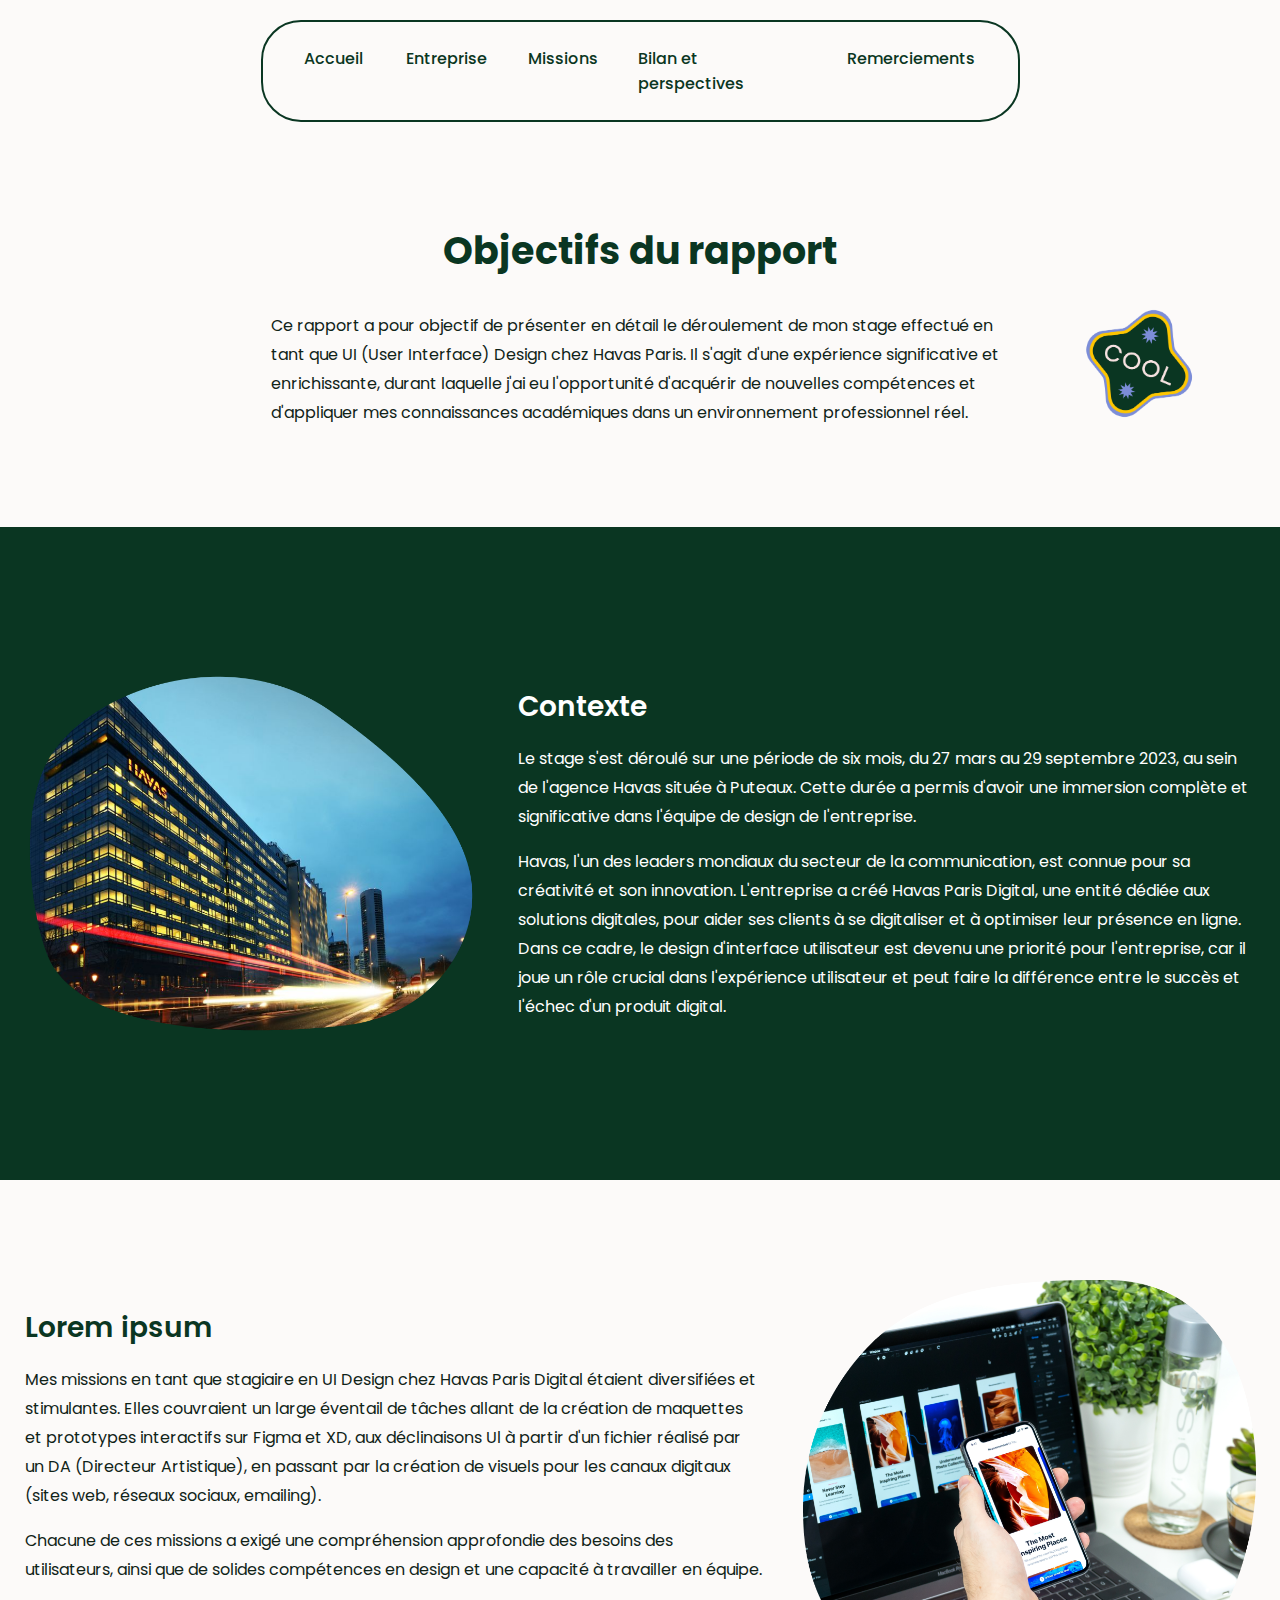
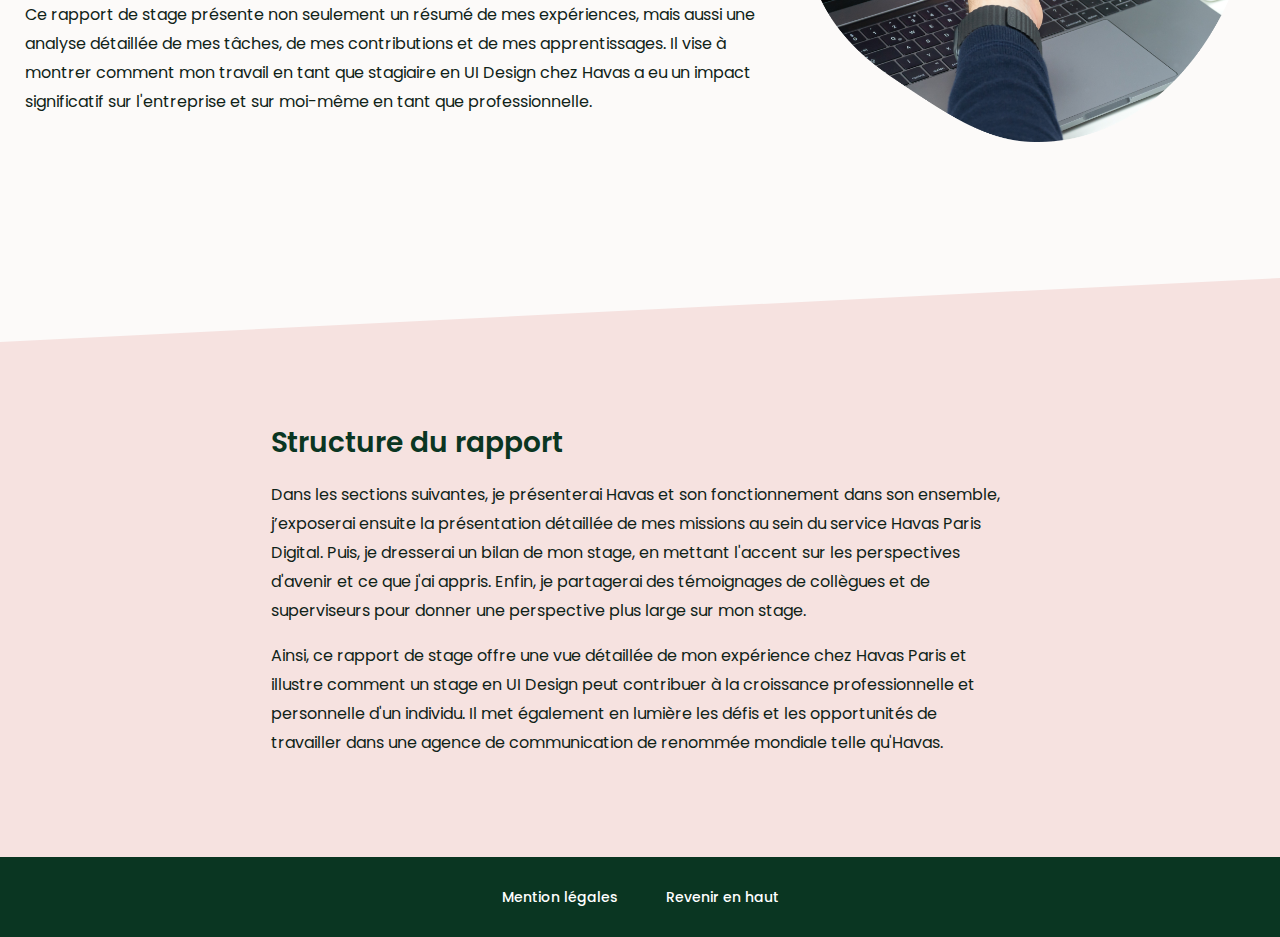
<file: index.html>
<!DOCTYPE html>
<html>

    <head>
        <meta charset="utf-8">
        <meta name="viewport" content="width=device-width, initial-scale=1">
        <title>Rapport de stage Eugénie Monier</title>
        <link rel="stylesheet" href="style.css">
      
        <!-- Google fonts -->
        <link rel="preconnect" href="https://fonts.googleapis.com">
        <link rel="preconnect" href="https://fonts.gstatic.com" crossorigin>
        <link href="https://fonts.googleapis.com/css2?family=Poppins:ital,wght@0,100;0,200;0,300;0,400;0,500;0,600;0,700;0,800;0,900;1,100;1,200;1,300;1,400;1,500;1,600;1,700;1,900&display=swap" rel="stylesheet">
    
        <!-- Includes -->
        <script src="https://code.jquery.com/jquery-1.11.3.min.js"></script>
        <script>
            $(function() {
                $("#myHeader").load("header.html");
            });
        </script>
    </head>

    <body>

        <!-- Header -->
        <div id="myHeader"></div>

        <!-- <header id="top">

            <img class="imgStickerHeader" src="img/Sticker_flower.png" alt="Sticker flower">

            <nav>
                <ul>
                <li class="headerText1"><a href="index.html">Accueil</a></li>
                <li class="headerText2"><a href="page2.html">Entreprise</a></li>
                <li class="headerText3"><a href="page3.html">Missions</a></li>
                <li class="headerText4"><a href="page4.html">Bilan et perspectives</a></li>
                <li class="headerText5"><a href="page5.html">Remerciements</a></li>
                </ul>
            </nav>

            <img class="imgStickerHeader" src="img/Sticker_flower.png" alt="Sticker flower">

        </header> -->

        <section id="sectionGlobale">

            <!-- Section N°1 -->
            <section id="sectionTexte">
                <h2>Objectifs du rapport</h2>
                <p>Ce rapport a pour objectif de présenter en détail le déroulement de mon stage effectué en tant que UI (User Interface) Design chez Havas Paris. Il s'agit d'une expérience significative et enrichissante, durant laquelle j'ai eu l'opportunité d'acquérir de nouvelles compétences et d'appliquer mes connaissances académiques dans un environnement professionnel réel.</p>
        
            </section>

            <!-- Section N°2 -->
            <section id="sectionImgTexte">
                <div class="imgStickerWrapper">
                    <img class="imgSticker" src="img/sticker_cool.png" alt="Sticker cool">
                </div>

                <img class="imgBlocTexte" src="img/tour_mask.png" alt="Bâtiment de l'agence Havas Paris">
                
                <div class="blocTexte">
                    <h3 class="h3blanc">Contexte</h3>
                    <p class="pBlanc">Le stage s'est déroulé sur une période de six mois, du 27 mars au 29 septembre 2023, au sein de l'agence Havas située à Puteaux. Cette durée a permis d'avoir une immersion complète et significative dans l'équipe de design de l'entreprise.
                    
                    </p>
                    <p class="pBlanc">
                    Havas, l'un des leaders mondiaux du secteur de la communication, est connue pour sa créativité et son innovation. L'entreprise a créé Havas Paris Digital, une entité dédiée aux solutions digitales, pour aider ses clients à se digitaliser et à optimiser leur présence en ligne. Dans ce cadre, le design d'interface utilisateur est devenu une priorité pour l'entreprise, car il joue un rôle crucial dans l'expérience utilisateur et peut faire la différence entre le succès et l'échec d'un produit digital.
                    
                    </p>
                </div>
            </section>

            <!-- Section N°3 -->
            <section id="sectionTexteImg">
               
                <div class="blocTexte">
                    <h3>Lorem ipsum</h3>
                    <p>Mes missions en tant que stagiaire en UI Design chez Havas Paris Digital étaient diversifiées et stimulantes. Elles couvraient un large éventail de tâches allant de la création de maquettes et prototypes interactifs sur Figma et XD, aux déclinaisons Ul à partir d'un fichier réalisé par un DA (Directeur Artistique), en passant par la création de visuels pour les canaux digitaux (sites web, réseaux sociaux, emailing).
                    </p>
                    <p>
                        Chacune de ces missions a exigé une compréhension approfondie des besoins des utilisateurs, ainsi que de solides compétences en design et une capacité à travailler en équipe.
                    </p>
                    <p>
                        Ce rapport de stage présente non seulement un résumé de mes expériences, mais aussi une analyse détaillée de mes tâches, de mes contributions et de mes apprentissages. Il vise à montrer comment mon travail en tant que stagiaire en UI Design chez Havas a eu un impact significatif sur l'entreprise et sur moi-même en tant que professionnelle.
                     </p>
                </div>
               
                <img class="imgBlocTexte" src="img/UI_mask.png" alt="UI designer">
                
            </section>

            <!-- Section N°4 -->
            <section id="triangleWrap"><section id="triangle"></section></section>
            
            <section id="sectionTexteRose">
                <div class="blocTexte">
                    <h3>Structure du rapport</h3>
                    <p>Dans les sections suivantes, je présenterai Havas et son fonctionnement dans son ensemble, j’exposerai ensuite la présentation détaillée de mes missions au sein du service Havas Paris Digital. Puis, je dresserai un bilan de mon stage, en mettant l'accent sur les perspectives d'avenir et ce que j'ai appris. Enfin, je partagerai des témoignages de collègues et de superviseurs pour donner une perspective plus large sur mon stage. 
                    </p>
                    <p>Ainsi, ce rapport de stage offre une vue détaillée de mon expérience chez Havas Paris et illustre comment un stage en UI Design peut contribuer à la croissance professionnelle et personnelle d'un individu. Il met également en lumière les défis et les opportunités de travailler dans une agence de communication de renommée mondiale telle qu'Havas.
                    </p>
                </div>
            </section>

         </section>

        <!-- Footer -->
        <footer>
            <a href="mentions.html">Mention légales</a>
            <a href="#top">Revenir en haut</a>
        </footer>

    </body>
</html>
</file>
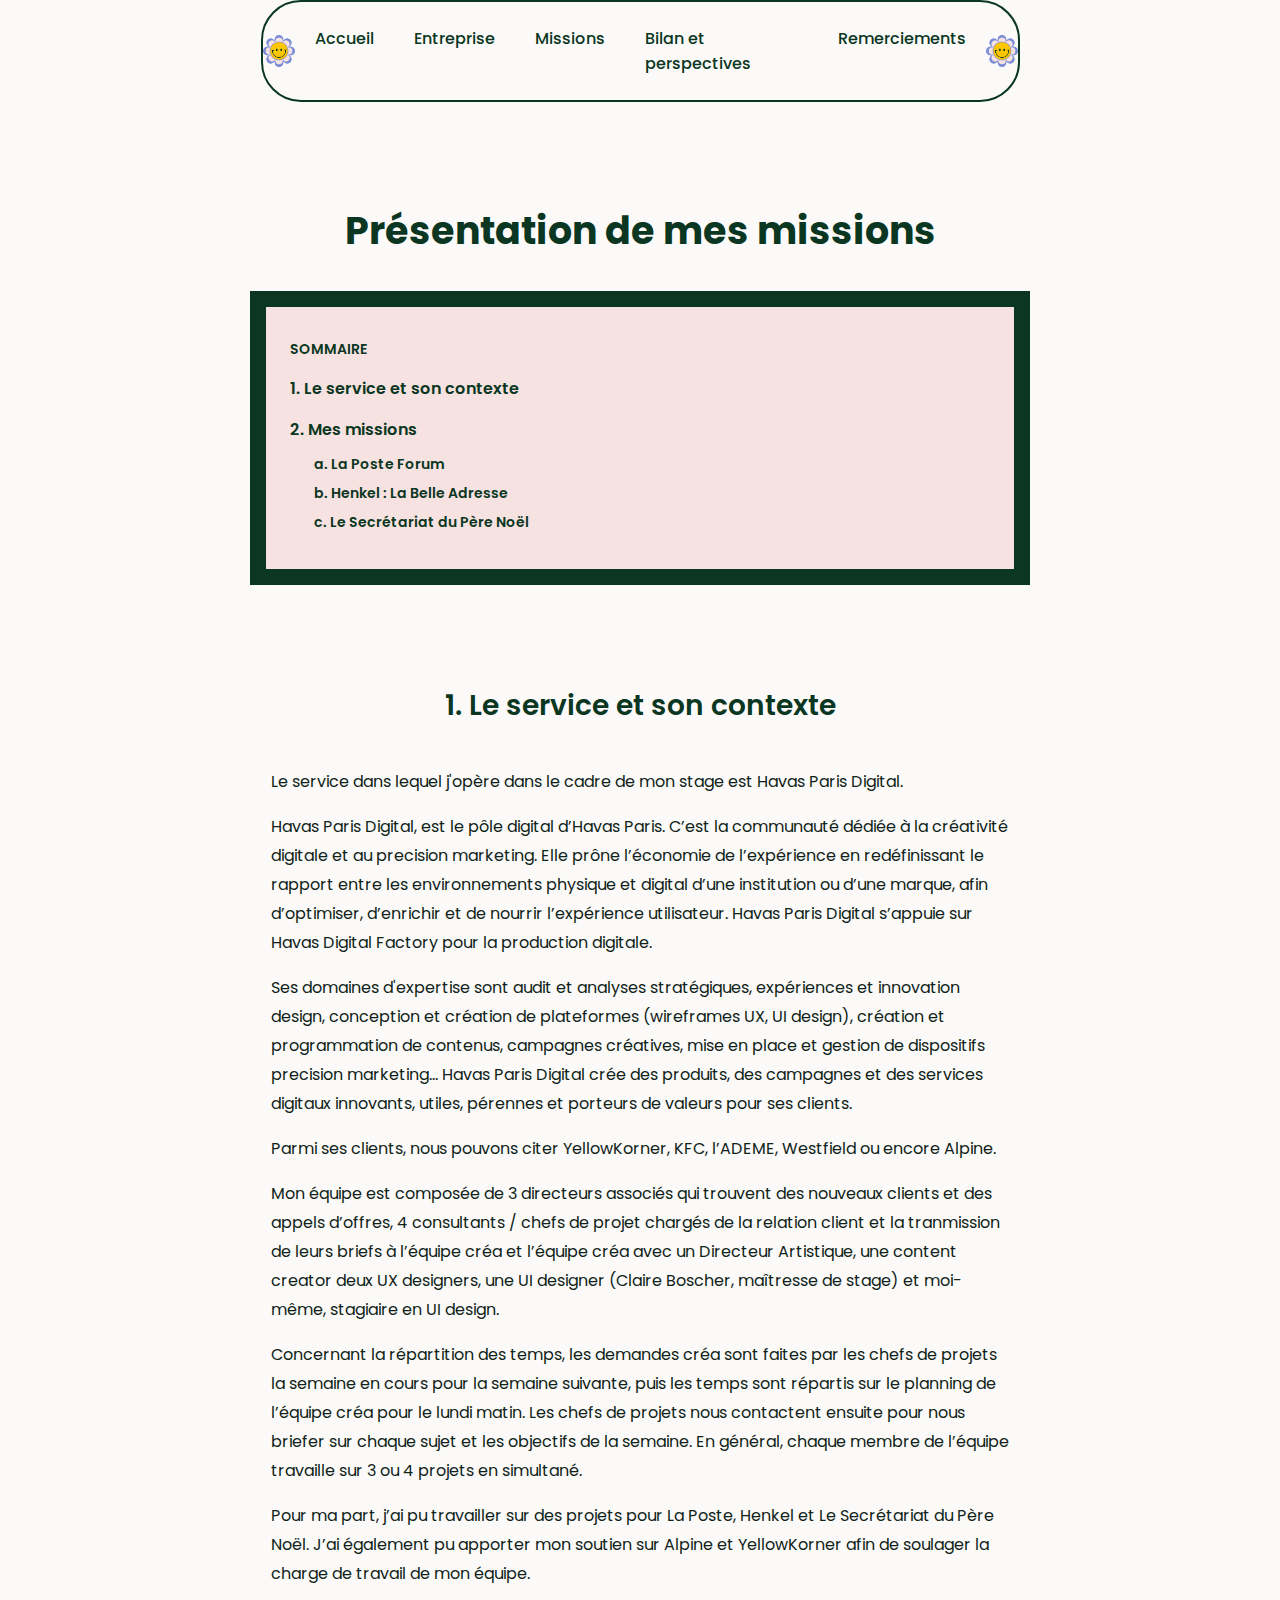
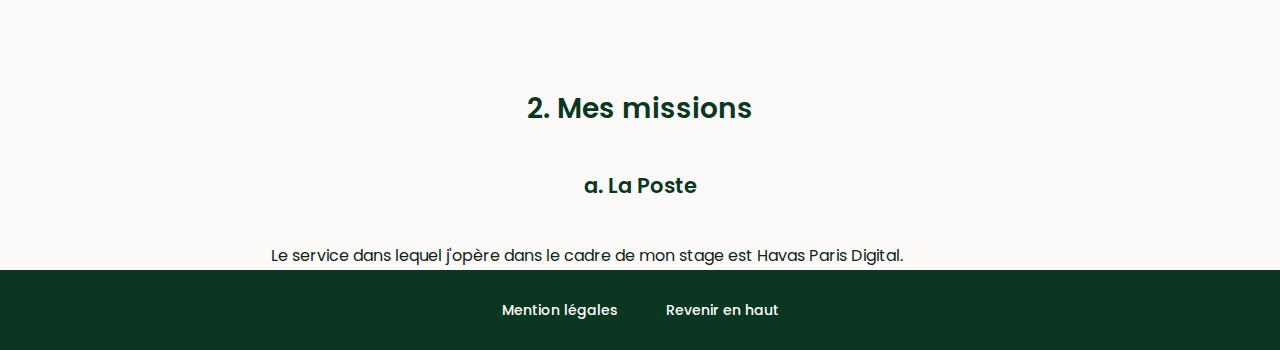
<file: page3.html>
<!DOCTYPE html>
<html>

    <head>
        <meta charset="utf-8">
        <meta name="viewport" content="width=device-width, initial-scale=1">
        <title>Rapport de stage Eugénie Monier</title>
        <link rel="stylesheet" href="style.css">
      
        <!-- Google fonts -->
        <link rel="preconnect" href="https://fonts.googleapis.com">
        <link rel="preconnect" href="https://fonts.gstatic.com" crossorigin>
        <link href="https://fonts.googleapis.com/css2?family=Poppins:ital,wght@0,100;0,200;0,300;0,400;0,500;0,600;0,700;0,800;0,900;1,100;1,200;1,300;1,400;1,500;1,600;1,700;1,900&display=swap" rel="stylesheet">
   
    </head>

    <body>

        <!-- Header -->
        <header id="top">

            <img class="imgStickerHeader" src="img/Sticker_flower.png" alt="Sticker flower">

            <nav>
                <ul>
                <li><a href="index.html">Accueil</a></li>
                <li><a href="page2.html">Entreprise</a></li>
                <li><a href="page3.html">Missions</a></li>
                <li><a href="page4.html">Bilan et perspectives</a></li>
                <li><a href="page5.html">Remerciements</a></li>
                </ul>
            </nav>

            <img class="imgStickerHeader" src="img/Sticker_flower.png" alt="Sticker flower">

        </header>

        <!-- Sommaire -->
        <section id="sectionTexte">
            <h2>Présentation de mes missions</h2>
            <div class="hugSommaire">
                <div class="sommaire">
                    <h5>Sommaire</h5>
                    <a href="#sectionContexte">1. Le service et son contexte</a>

                    <div class="titre_et_sous_titre">
                        <a href="#sectionMissions">2. Mes missions</a>
                        <div class="petits_titres_sommaire">
                            <a href="#section3"><p class="titre_sommaire">a. La Poste Forum</p></a>
                            <a href="#section3"><p class="titre_sommaire">b. Henkel : La Belle Adresse</p></a>
                            <a href="#section3"><p class="titre_sommaire">c. Le Secrétariat du Père Noël</p></a>
                        </div>
                    </div>
                </div>
            </div>

        </section>

        <section id="sectionContexte">
            <div class="paragraphe">
                <h3>1. Le service et son contexte</h3>
                <div class="blocTexte">
                    
                    <p>Le service dans lequel j'opère dans le cadre de mon stage est Havas Paris Digital.

                    </p>
                    <p>Havas Paris Digital, est le pôle digital d’Havas Paris. C’est la communauté dédiée à la créativité digitale et au precision marketing. Elle prône l’économie de l’expérience en redéfinissant le rapport entre les environnements physique et digital d’une institution ou d’une marque, afin d’optimiser, d’enrichir et de nourrir l’expérience utilisateur. Havas Paris Digital s’appuie sur Havas Digital Factory pour la production digitale.
                    </p>
                    <p>Ses domaines d'expertise sont audit et analyses stratégiques, expériences et innovation design, conception et création de plateformes (wireframes UX, UI design), création et programmation de contenus, campagnes créatives, mise en place et gestion de dispositifs precision marketing… Havas Paris Digital crée des produits, des campagnes et des services digitaux innovants, utiles, pérennes et porteurs de valeurs pour ses clients.
                    </p>
                    <p>Parmi ses clients, nous pouvons citer YellowKorner, KFC, l’ADEME, Westfield ou encore Alpine.
                    </p>
                    <p>Mon équipe est composée de 3 directeurs associés qui trouvent des nouveaux clients et des appels d’offres, 4 consultants / chefs de projet chargés de la relation client et la tranmission de leurs briefs à l’équipe créa et l’équipe créa avec un Directeur Artistique, une content creator deux UX designers, une UI designer (Claire Boscher, maîtresse de stage) et moi-même, stagiaire en UI design.
                    </p>
                    <p>Concernant la répartition des temps, les demandes créa sont faites par les chefs de projets la semaine en cours pour la semaine suivante, puis les temps sont répartis sur le planning de l’équipe créa pour le lundi matin. Les chefs de projets nous contactent ensuite pour nous briefer sur chaque sujet et les objectifs de la semaine. En général, chaque membre de l’équipe travaille sur 3 ou 4 projets en simultané.
                    </p>
                    <p>Pour ma part, j’ai pu travailler sur des projets pour La Poste, Henkel et Le Secrétariat du Père Noël. J’ai également pu apporter mon soutien sur Alpine et YellowKorner afin de soulager la charge de travail de mon équipe.
                    </p>
                </div>
               
        </section>

        <section id="sectionMissions">
            <div class="paragraphe">
                <h3>2. Mes missions</h3>
                <h4>a. La Poste</h4>
                <div class="blocTexte">
                    
                    <p>Le service dans lequel j'opère dans le cadre de mon stage est Havas Paris Digital.

                    </p>
                 
                </div>
               
        </section>
       
    </section>


        <!-- Footer -->
        <footer>
            <a href="mentions.html">Mention légales</a>
            <a href="#top">Revenir en haut</a>
        </footer>

    </body>
</html>
</file>
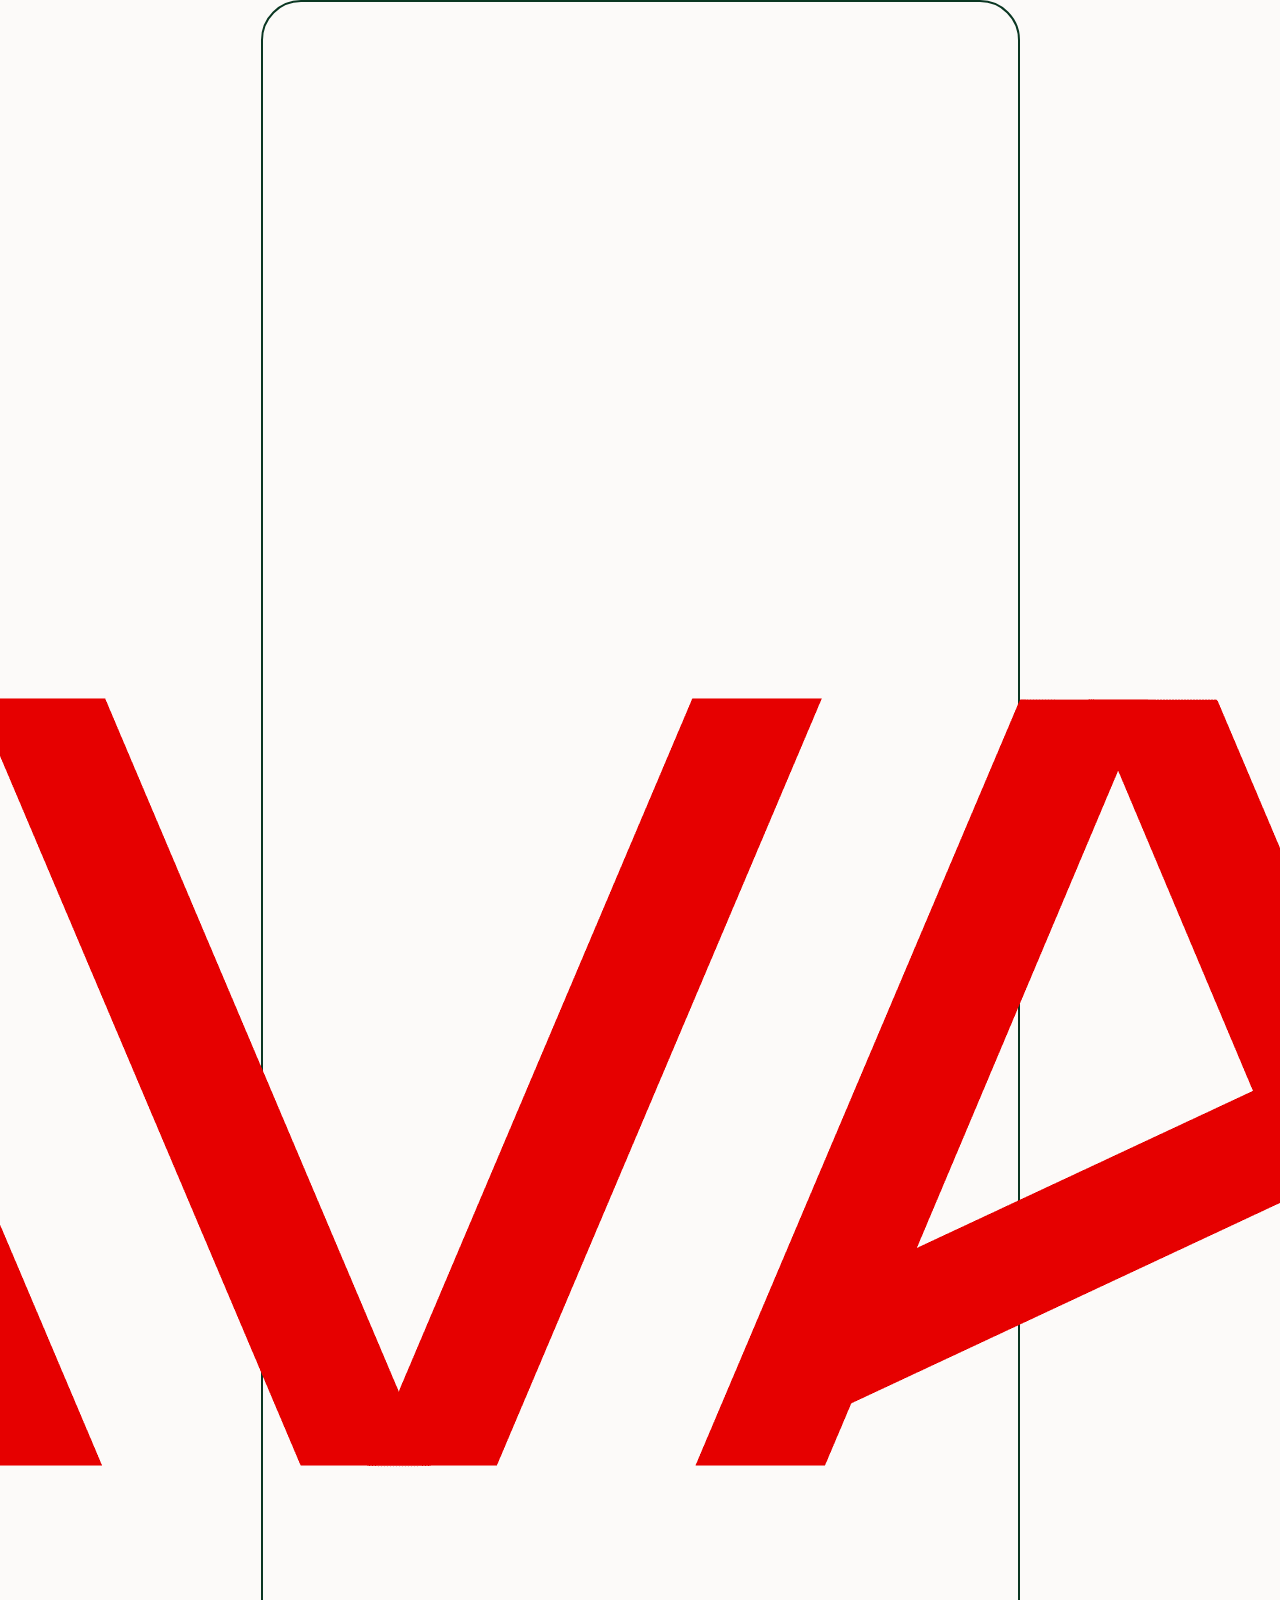
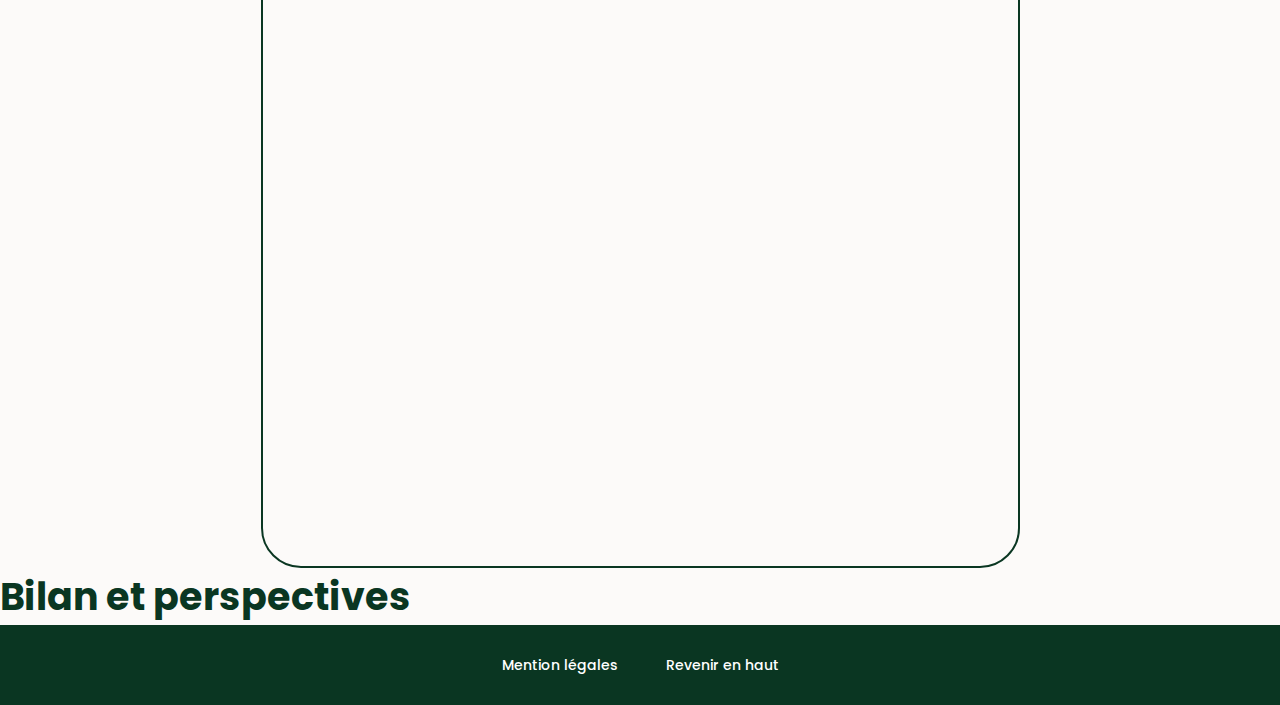
<file: page4.html>
<!DOCTYPE html>
<html>

    <head>
        <meta charset="utf-8">
        <meta name="viewport" content="width=device-width, initial-scale=1">
        <title>Rapport de stage Eugénie Monier</title>
        <link rel="stylesheet" href="style.css">
      
       <!-- Google fonts -->
        <link rel="preconnect" href="https://fonts.googleapis.com">
        <link rel="preconnect" href="https://fonts.gstatic.com" crossorigin>
        <link href="https://fonts.googleapis.com/css2?family=Poppins:ital,wght@0,100;0,200;0,300;0,400;0,500;0,600;0,700;0,800;0,900;1,100;1,200;1,300;1,400;1,500;1,600;1,700;1,900&display=swap" rel="stylesheet">
   
    </head>

    <body>

        <!-- Header -->
        <header>
            <a href="index.html"> <img class="logo" src="img/logo_havas.png" alt="logo"></a>
           
            <nav>
                <ul>
                <li><a href="page2.html">Entreprise</a></li>
                <li><a href="page3.html">Missions</a></li>
                <li><a href="page4.html">Bilan et perspectives</a></li>
                <li><a href="page5.html">Remerciements</a></li>
                </ul>
            </nav>
        </header>

        <section id="sectionGlobale">

            <!-- Section N°1 -->
            <section id="section1">
                <h2>Bilan et perspectives</h2>

            </section>

        </section>

        <!-- Footer -->
        <footer>
            <a href="mentions.html">Mention légales</a>
            <a href="#top">Revenir en haut</a>
        </footer>

    </body>
</html>
</file>
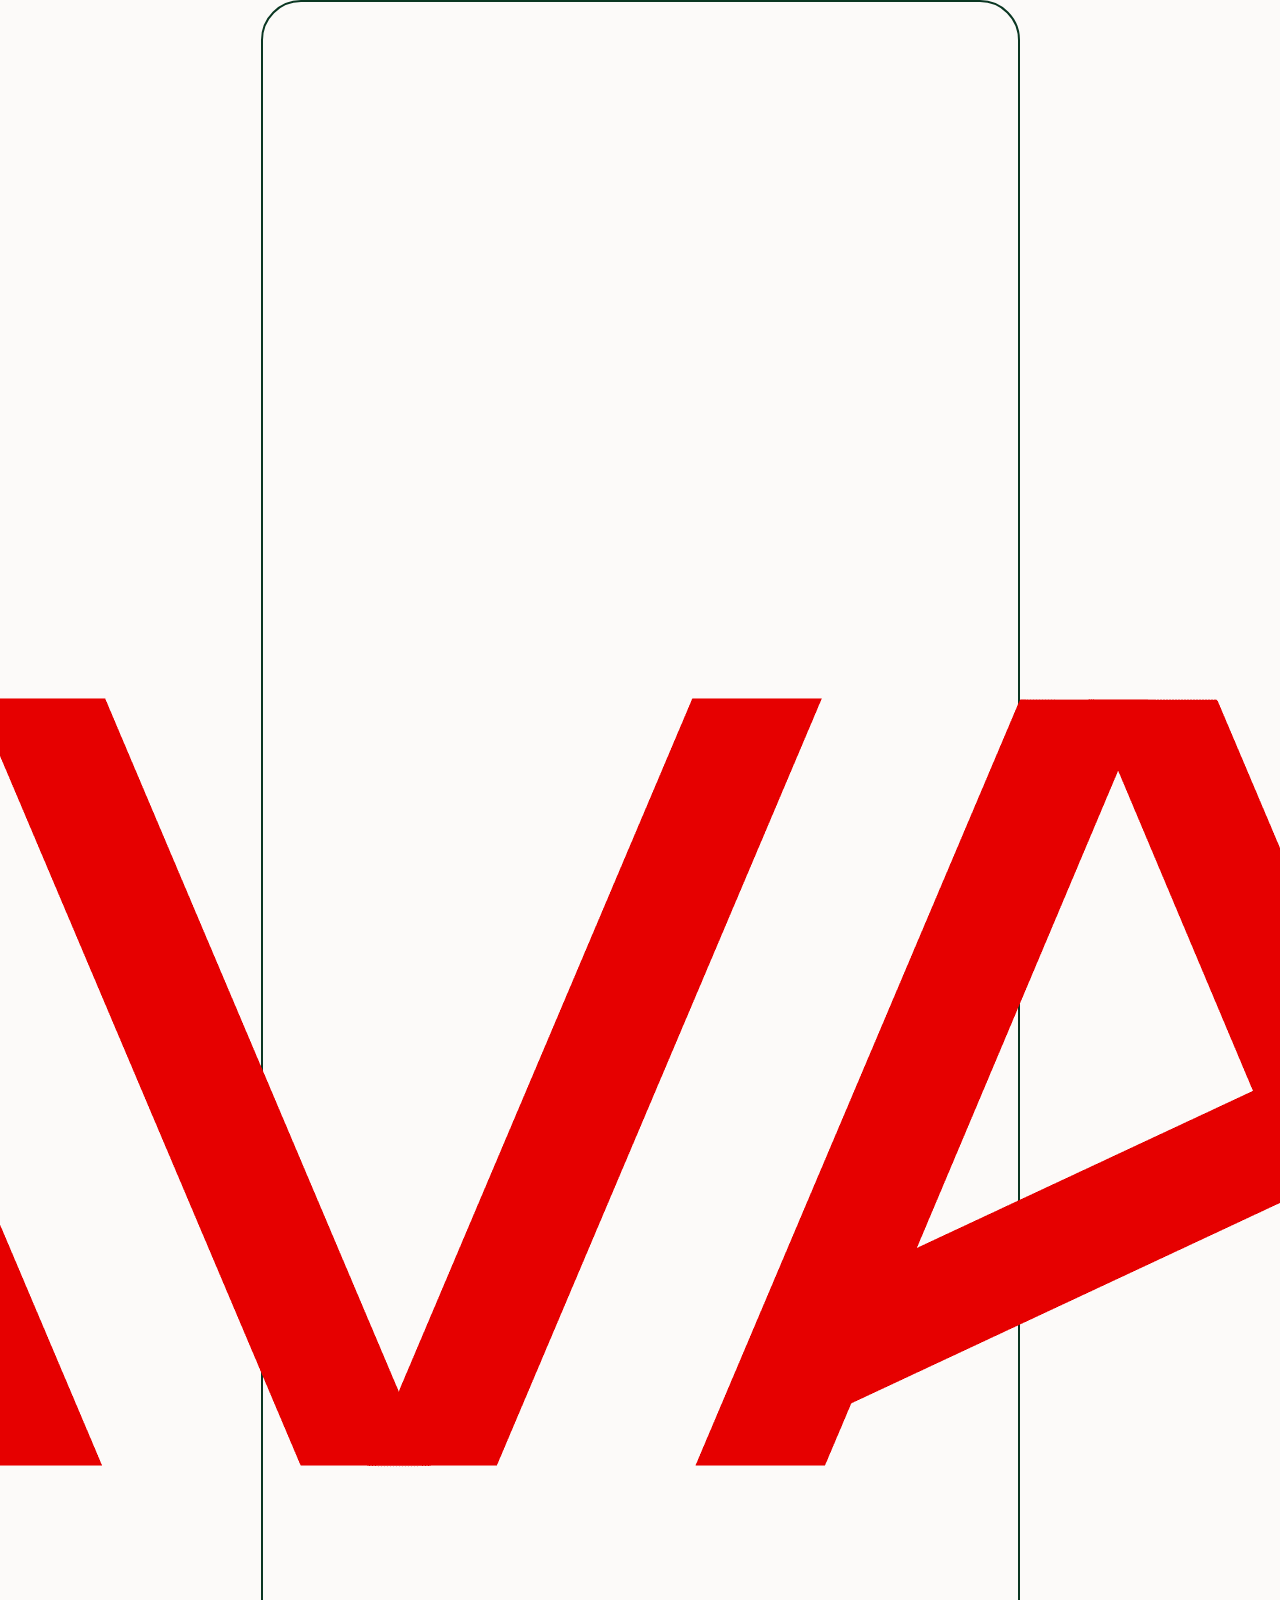
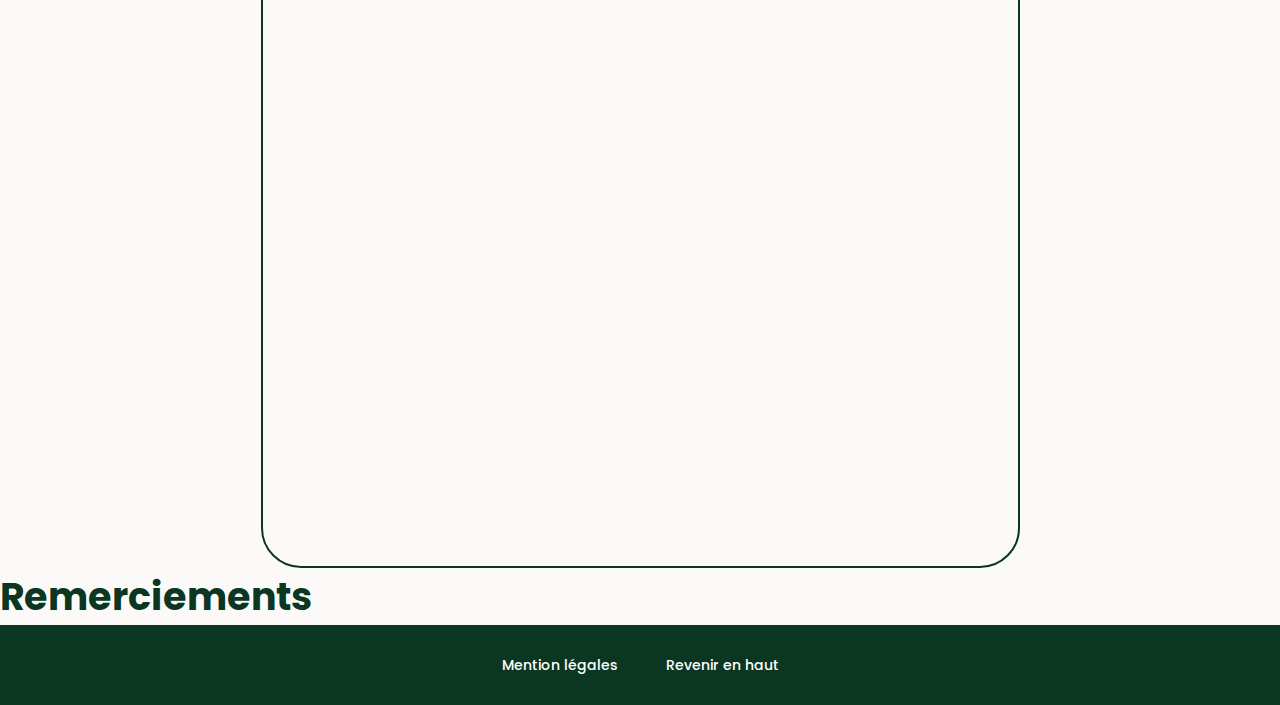
<file: page5.html>
<!DOCTYPE html>
<html>

    <head>
        <meta charset="utf-8">
        <meta name="viewport" content="width=device-width, initial-scale=1">
        <title>Rapport de stage Eugénie Monier</title>
        <link rel="stylesheet" href="style.css">
      
       <!-- Google fonts -->
       <link rel="preconnect" href="https://fonts.googleapis.com">
       <link rel="preconnect" href="https://fonts.gstatic.com" crossorigin>
       <link href="https://fonts.googleapis.com/css2?family=Poppins:ital,wght@0,100;0,200;0,300;0,400;0,500;0,600;0,700;0,800;0,900;1,100;1,200;1,300;1,400;1,500;1,600;1,700;1,900&display=swap" rel="stylesheet">
  
    </head>

    <body>

        <!-- Header -->
        <header>
            <a href="index.html"> <img class="logo" src="img/logo_havas.png" alt="logo"></a>
           
            <nav>
                <ul>
                <li><a href="page2.html">Entreprise</a></li>
                <li><a href="page3.html">Missions</a></li>
                <li><a href="page4.html">Bilan et perspectives</a></li>
                <li><a href="page5.html">Remerciements</a></li>
                </ul>
            </nav>
        </header>

        <section id="sectionGlobale">

            <!-- Section N°1 -->
            <section id="section1">
                <h2>Remerciements</h2>

            </section>

        </section>

        <!-- Footer -->
        <footer>
            <a href="mentions.html">Mention légales</a>
            <a href="#top">Revenir en haut</a>
        </footer>

    </body>
</html>
</file>
<file: style.css>
/* Général */
*{
  margin: 0px;
}

html{
  scroll-behavior: smooth;
  background-color: #FCFAF9;

}
  

/* Typographie */

h1{
  font-family: 'Poppins', sans-serif;
  font-size: 51px;
  font-weight: 600;
  font-style: italic;
  color: #0A3622;
}

.h1violet{
  font-family: 'Poppins', sans-serif;
  font-size: 51px;
  font-weight: 600;
  font-style: italic;
  color: #7C8DD8;
}

h2{
  font-family: 'Poppins', sans-serif;
  font-size: 38px;
  font-weight: bold;
  color: #0A3622;
}

.h2rose{
  font-family: 'Poppins', sans-serif;
  font-size: 38px;
  font-weight: bold;
  color: #F6E2E0;
}

h3{
  font-family: 'Poppins', sans-serif;
  font-size: 28px;
  font-weight: 600;
  color: #0A3622 ;
}

.h3blanc{
  font-family: 'Poppins', sans-serif;
  font-size: 28px;
  font-weight: 600;
  color: white ;
}
  
h4{
  font-family: 'Poppins', sans-serif;
  font-size: 21px;
  font-weight: 600;
  color: #0A3622;
}

.h4rose{
  font-family: 'Poppins', sans-serif;
  font-size: 21px;
  font-weight: 600;
  color:#F6E2E0;
}

.h4blanc{
  font-family: 'Poppins', sans-serif;
  font-size: 21px;
  font-weight: 600;
  color:white;
}

h5{
  font-family: 'Poppins', sans-serif;
  font-size: 14px;
  font-weight: 600;
  color: #0A3622;
  text-transform: uppercase;
}

p{
  font-size: 16px;
  font-family: 'Poppins', sans-serif;
  line-height: 29px;
  color: #102318;
  font-weight: 400;
  width: 738px;

}

.pBlanc{
  font-size: 16px;
  font-family: 'Poppins', sans-serif;
  line-height: 29px;
  color: white;
  font-weight: 400;
  width: 738px;

}
  
  /* ---------- Design de la page ---------- */
  
  /* Header */
  header{
    margin : auto;
    display: flex;
    align-items: center;
    justify-content: center;
    border: 2px #0A3622 solid;
    border-radius: 40px;
    width: 755px;
  }

  #myHeader{
    margin-top: 20px;
  }

  .imgStickerHeader{
    width: 32px;
  }

  
  ul{
    display: flex;
    padding: 24px 0px 24px 0px;
    list-style-type: none;  
  }
  
  li{
    padding: 0px 20px 0px 20px;
  }

  .headerText1{
    width: 62.06px;
  }

  .headerText2{
    width: 81.38px;
  }

  .headerText3{
    width: 69.79px;
  }

  .headerText4{
    width: 169.45px;
  }

  .headerText5{
    width: 128.5px;
  }

  li a{
    color: #0A3622;
    font-family: 'Poppins', sans-serif;
    font-size: 16px;
    font-weight: 500;
    text-decoration: none;
  }
  
li a:hover{
  cursor: pointer;
  border-bottom: solid 2px;
  font-weight: 600;
  color: #325C45;
}
  


/* --------- PAGE 1 --------- */

/* Section 1 */

#sectionTexte{
  width: 100%;
  display: inline-flex;
  flex-direction: column;
  align-items: center;
  gap: 32px;
  margin: 100px 0px 100px 0px;
}

/* Section 2 */

.imgStickerWrapper {
  width:100%;
  height:100%;
  position:absolute;
}

.imgStickerWrapper .imgSticker{
  position:absolute;
  right:5%;
  top:-13%;
  width: 12%;
}

#sectionImgTexte{
  width: 100%;
  display: flex;
  padding: 100px 0px;
  align-items: center;
  justify-content:center;
  gap: 40px;
  background-color: #0A3622;
}


/* Section 3 */

#sectionTexteImg{
  width: 100%;
  display: flex;
  padding: 100px 0px;
  align-items: center;
  justify-content:center;
  gap: 40px;
}
#triangleWrap {
  overflow: hidden !important;
}

#triangle{

  width: 100vh;
  height: 0;
  border-bottom: 100px solid #F6E2E0;
  border-left: 2000px solid transparent;
  
}

/* Communs sections 2 et 3 */

#sectionTexteRose{
  width: 100%;
  display: inline-flex;
  flex-direction: column;
  align-items: center;
  padding: 80px 0px 100px 0px;
  background-color: #F6E2E0;
}

.imgBlocTexte{
  width: 453px;
}

.blocTexte{
  display: flex;
  flex-direction: column;
  gap: 16px;
}
 

/* --------- PAGE 2 --------- */

/* Sommaire */
.hugSommaire{
  background-color: #0A3622;
  display: flex;
  padding: 16px;
}
.sommaire{
  width: 700px;
  background-color: #F6E2E0;
  padding: 32px 24px 32px 24px;
  display: flex;
  flex-direction: column;
  gap: 16px;
}

.sommaire a{
  color: #0A3622;
  font-family: 'Poppins', sans-serif;
  font-size: 16px;
  font-weight: 600;
  text-decoration: none;
}

.sommaire a:hover{
cursor: pointer;
font-weight: 700;
color: #325C45;
text-decoration: underline;
}

.titre_sommaire{
  color: #0A3622;
  font-family: 'Poppins', sans-serif;
  font-size: 14px;
  font-weight: 600;
  text-decoration: none;
}

.titre_et_sous_titre{
  display: flex;
  flex-direction: column;
  gap: 8px;
}

.petits_titres_sommaire{
  display: flex;
  flex-direction: column;
  padding-left: 24px;
  gap: 0px;
}

.titre_sommaire:hover{
  cursor: pointer;
  font-weight: 700;
  color: #325C45;
  text-decoration: underline;
  }

/* Section 2 */

#section2{
  background-color: #0A3622;
  padding: 100px 0px;
}

#chiffresClés{
  width: 100%;
  display: flex;
  flex-direction: column;
  align-items: center;
  gap: 48px;
  padding: 100px 0px;
  background-color: #FCFAF9;
}

.chiffres{
  display: flex;
  justify-content: space-between;
}

.carte{
  margin: 24px;
  width: 160px;
  padding: 16px 32px 16px 32px;
  border-radius: 16px;
  display: flex;
  flex-direction: column;
  align-items: center;
  justify-content: center;
  background-color:#F6E2E0;
}

.titre{
  width: 100%;
  display: flex;
  align-items: center;
  justify-content: center;

}

.blocParagraphe{
  background-color: #0A3622;
  display: flex;
  justify-content: center;
  padding: 100px 0px 0px 0px;
}

/* Section 3 */

#section3{
  padding: 100px 0px 0px 0px;
}

.paragraphe{
  display: flex;
  flex-direction: column;
  align-items: center;
  gap: 40px;
}

#swot{
  width: 100%;
  display: flex;
  flex-direction: column;
  align-items: center;
  gap: 48px;
}

.swot{
  display: flex;
  flex-direction: column;
  
}

.carteSwot{
  margin: 24px;
  width: 500px;
  padding: 32px 32px 32px 32px;
  border-radius: 16px;
  display: flex;
  flex-direction: column;
  align-items: center;
  justify-content: center;
  background-color:white;
  gap: 16px;
}

.smallparagraph{
  width: fit-content;
}

/* --------- PAGE 3 --------- */

#sectionContexte{
  padding: 0px 0px 100px 0px;
}
  
/* Footer */

footer{
  width: 100%;
  height: 80px;
  display: flex;
  justify-content: center;
  align-items: center;
  background-color: #0A3622;
}

footer a{
  color: white;
  font-family: 'Poppins', sans-serif;
  padding: 24px;
  text-decoration: none;
  font-size: 14px;
  font-weight: 500;
}

footer a:hover{
  cursor: pointer;
  color: #F6E2E0;
}
</file>
